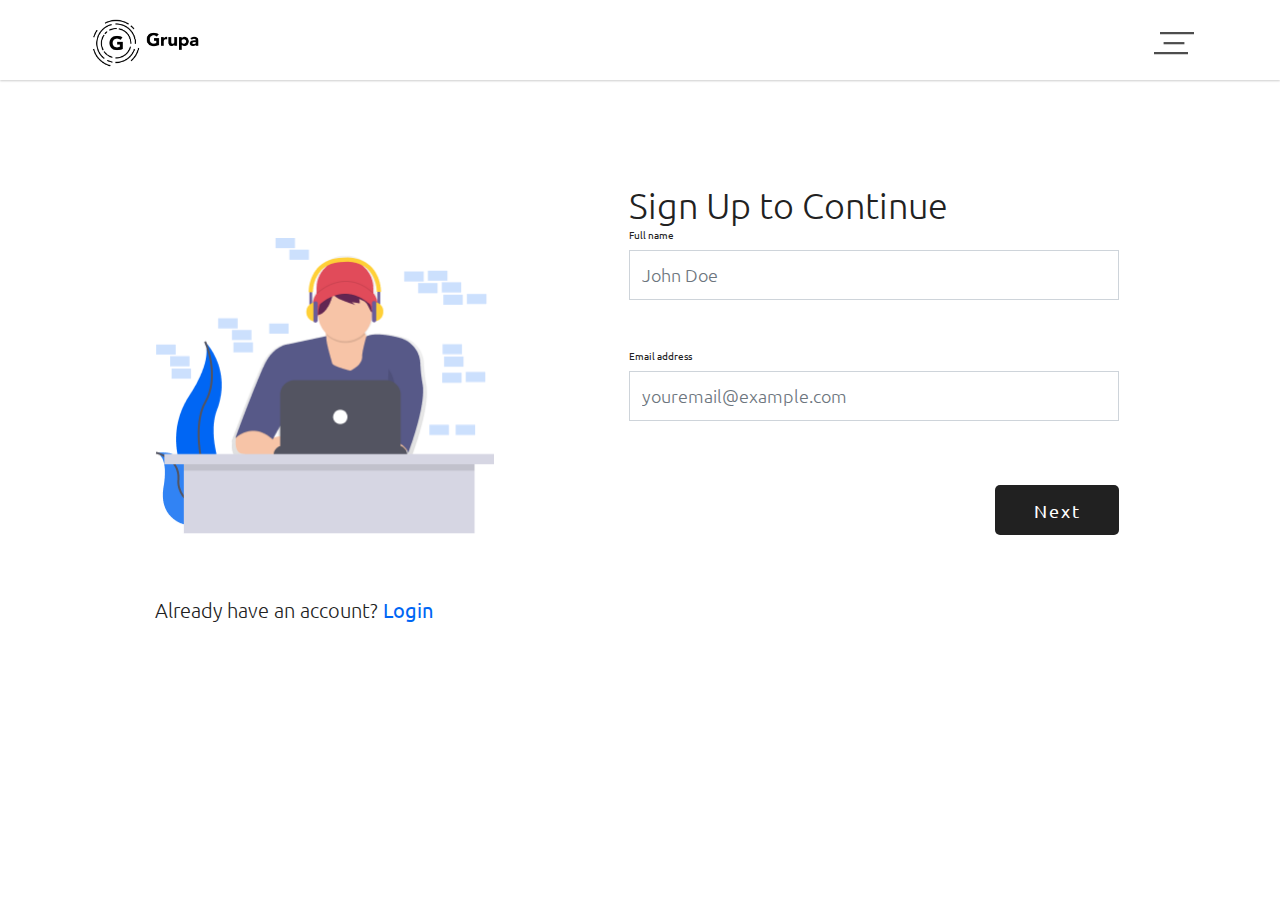
<file: index.html>
<!DOCTYPE html>
<html>
<head>
    <meta charset="utf-8" />
    <meta http-equiv="X-UA-Compatible" content="IE=edge">
    <title>devs | Grupa</title>
    <meta name="viewport" content="width=device-width, initial-scale=1">
    <link href="https://fonts.googleapis.com/css?family=Ubuntu:300,400,500" rel="stylesheet">
    <link rel="stylesheet" href="https://maxcdn.bootstrapcdn.com/bootstrap/4.0.0/css/bootstrap.min.css" integrity="sha384-Gn5384xqQ1aoWXA+058RXPxPg6fy4IWvTNh0E263XmFcJlSAwiGgFAW/dAiS6JXm" crossorigin="anonymous">
    <link rel="stylesheet" type="text/css" media="screen" href="/css/step1.css" />
</head>
<body>
    <section class="navigation">      
        <nav class="navbar container">
            <div class="navbar-header">
                <a href="index.html" class="navbar-brand"><img src="/assets/logo.png" alt="grupa"></a>
            </div><!--navbar-header-->
            <div class="navbar-nav navbar-expand "><img src="/assets/menu.svg" alt="menu">
            </div><!--navbar-nav-->
        </nav><!--navbar-->
    </section><!--navigation-->
    <section class="main container">
        <div class="row">
            <section class="image">
                <img src="/assets/developersignup.png" alt="signup">
                <p>Already have an account? <a href="">Login</a></p>
            </section><!--image-->
            <section class="signup">
                <h2 class="title">Sign Up to Continue</h2>
                <form action="" class="form">
                    <div class="form-group">
                        <label for="name">Full name</label>
                        <input type="text" class="form-control" id="name" placeholder="John Doe">
                    </div>
                    <div class="form-group">
                        <label for="email">Email address</label>
                        <input type="email" class="form-control" id="email" placeholder="youremail@example.com">
                    </div>
                    <a href="step2.html">
                        <button type="button" class="btn">Next</button>
                    </a>
                </form><!--form-->
            </section><!--signup-->
        </div><!--row-->  
    </section><!--main-->
    <!-- <footer>
        <hr>
        <div class="footercontent">
            <div class="copy">
                <p><Span>&copy;</Span> Grupa 2018</p> 
            </div>
            <div class="links">
                <a href="">Contact Us</a>
                <a href="">About Us</a>
            </div>
        </div>
    </footer>   -->
</body>
</html>
</file>
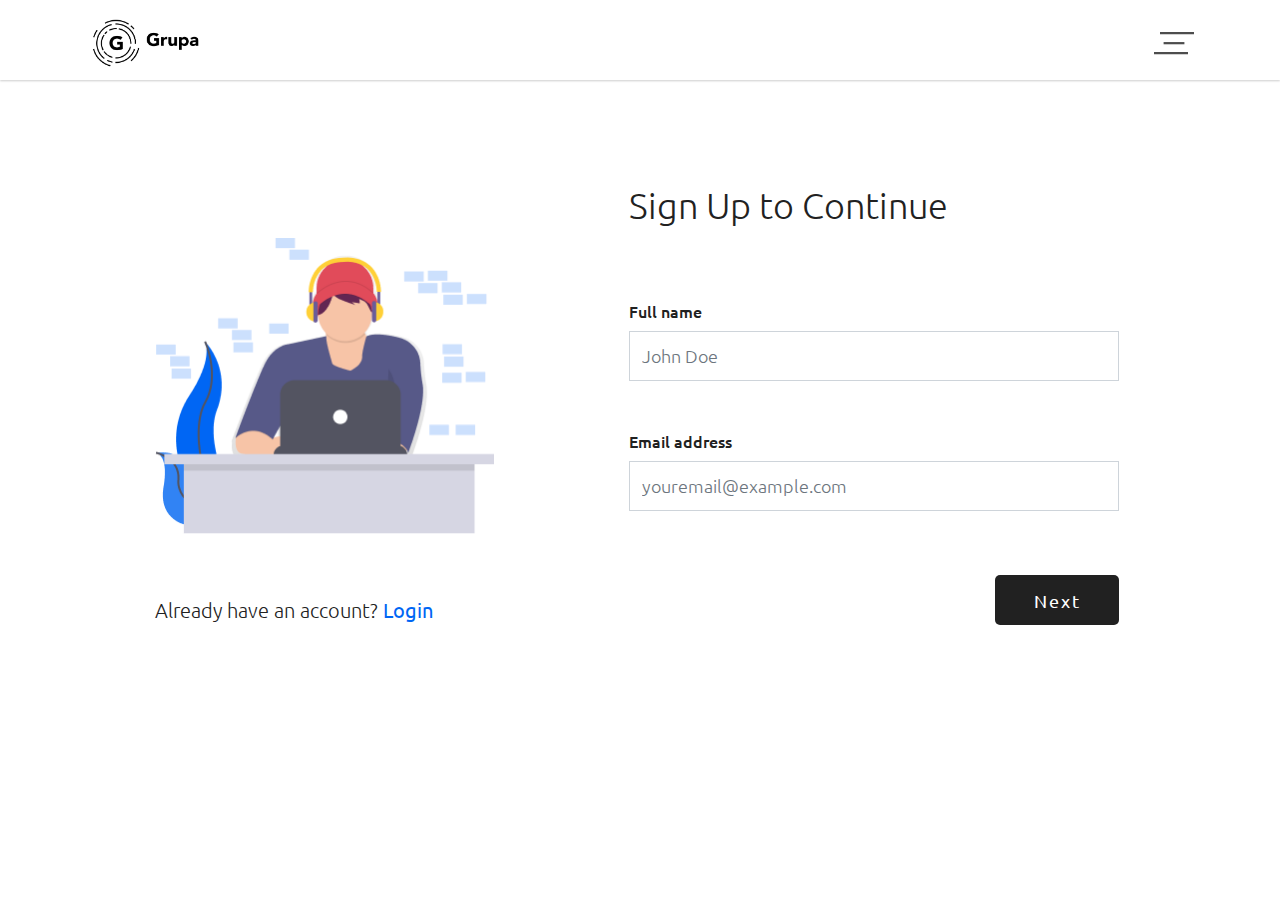
<file: step1.html>
<!DOCTYPE html>
<html>
<head>
    <meta charset="utf-8" />
    <meta http-equiv="X-UA-Compatible" content="IE=edge">
    <title>devs | Grupa</title>
    <meta name="viewport" content="width=device-width, initial-scale=1">
    <link href="https://fonts.googleapis.com/css?family=Ubuntu:300,400,500" rel="stylesheet">
    <link rel="stylesheet" href="https://maxcdn.bootstrapcdn.com/bootstrap/4.0.0/css/bootstrap.min.css" integrity="sha384-Gn5384xqQ1aoWXA+058RXPxPg6fy4IWvTNh0E263XmFcJlSAwiGgFAW/dAiS6JXm" crossorigin="anonymous">
    <link rel="stylesheet" type="text/css" media="screen" href="/css/step1.css" />
</head>
<body>
    <section class="navigation">      
        <nav class="navbar container">
            <div class="navbar-header">
                <a href="index.html" class="navbar-brand"><img src="/assets/logo.png" alt="grupa"></a>
            </div><!--navbar-header-->
            <div class="navbar-nav navbar-expand "><img src="/assets/menu.svg" alt="menu">
            </div><!--navbar-nav-->
        </nav><!--navbar-->
    </section><!--navigation-->
    <section class="main container">
        <div class="row">
            <section class="image">
                <img src="/assets/developersignup.png" alt="signup">
                <p>Already have an account? <a href="">Login</a></p>
            </section><!--image-->
            <section class="signup">
                <h2 class="title">Sign Up to Continue</h2>
                <form action="" class="input">
                    <div class="form-group">
                        <label for="name">Full name</label>
                        <input type="text" class="form-control" id="name" placeholder="John Doe">
                    </div>
                    <div class="form-group">
                        <label for="email">Email address</label>
                        <input type="email" class="form-control" id="email" placeholder="youremail@example.com">
                    </div>
                    <a href="step2.html">
                        <button type="button" class="btn">Next</button>
                    </a>
                </form><!--form-->
            </section><!--signup-->
        </div><!--row-->  
    </section><!--main-->
    <!-- <footer>
        <hr>
        <div class="footercontent">
            <div class="copy">
                <p><Span>&copy;</Span> Grupa 2018</p> 
            </div>
            <div class="links">
                <a href="">Contact Us</a>
                <a href="">About Us</a>
            </div>
        </div>
    </footer>   -->
</body>
</html>
</file>
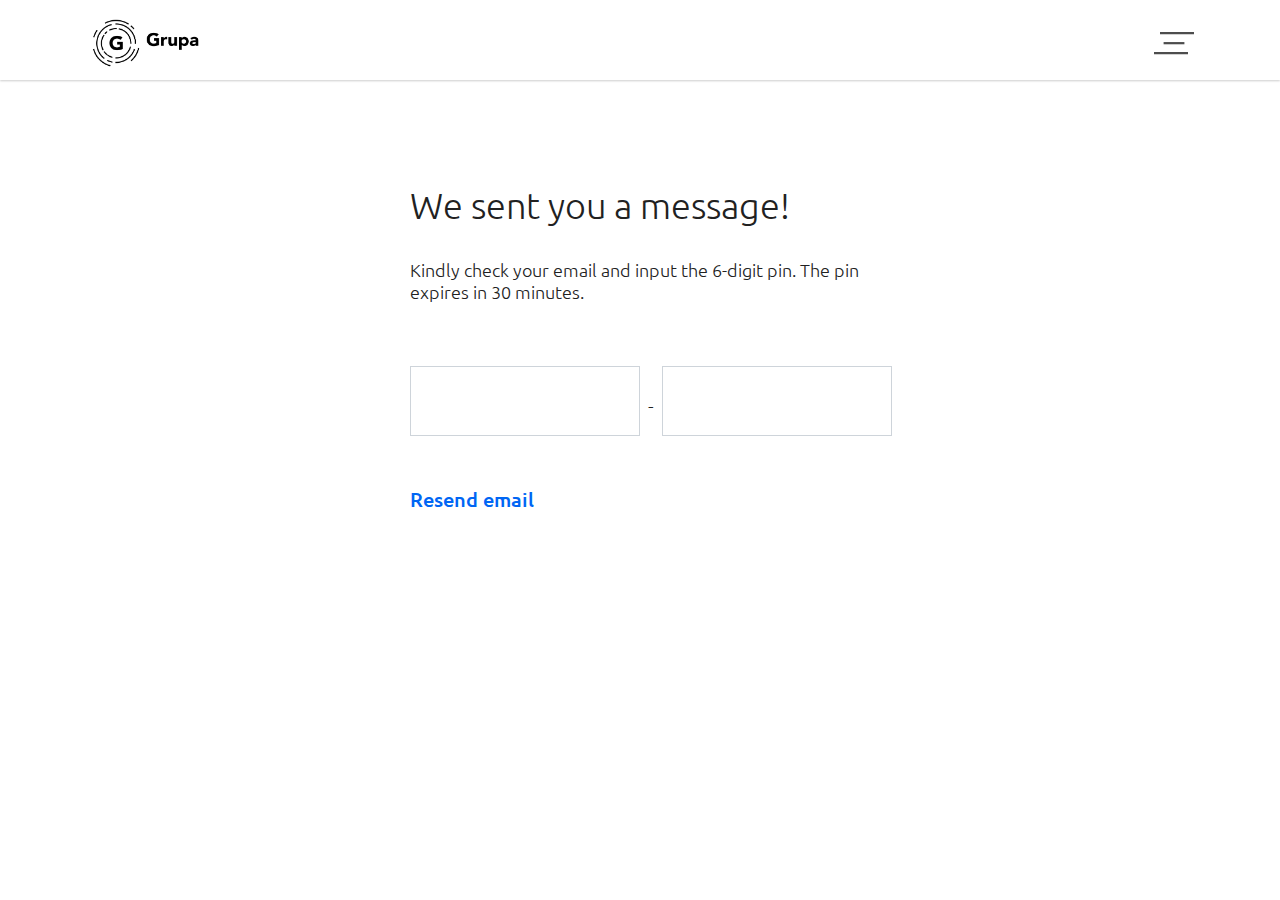
<file: step2.html>
<!DOCTYPE html>
<html>
<head>
    <meta charset="utf-8" />
    <meta http-equiv="X-UA-Compatible" content="IE=edge">
    <title>devs | Grupa</title>
    <meta name="viewport" content="width=device-width, initial-scale=1">
    <link href="https://fonts.googleapis.com/css?family=Ubuntu:300,400,500" rel="stylesheet">
    <link rel="stylesheet" href="https://maxcdn.bootstrapcdn.com/bootstrap/4.0.0/css/bootstrap.min.css" integrity="sha384-Gn5384xqQ1aoWXA+058RXPxPg6fy4IWvTNh0E263XmFcJlSAwiGgFAW/dAiS6JXm" crossorigin="anonymous">
    <link rel="stylesheet" type="text/css" media="screen" href="/css/step1.css" />
</head>
<body>
    <section class="navigation">      
        <nav class="navbar container">
            <div class="navbar-header">
                <a href="index.html" class="navbar-brand"><img src="/assets/logo.png" alt="grupa"></a>
            </div><!--navbar-header-->
            <div class="navbar-nav navbar-expand "><img src="/assets/menu.svg" alt="menu">
            </div><!--navbar-nav-->
        </nav><!--navbar-->
    </section><!--navigation-->
    <section class="main main2 container">
        <h2 class="title">We sent you a message!</h2>
        <h5 class="subtitle">Kindly check your email and input the 6-digit pin. The pin expires in 30 minutes.</h5>
        <form class="input input2">
            <div class="form-group">
                <input type="text" class="form-control pin">
            </div><!--form-group-->
            <div class="divider">-</div>           
            <div class="form-group">
                <input type="text" class="form-control pin">
            </div><!--form-group-->
        </form><!--input-->
        <a class="resend" href="step3.html">Resend email</a>
    </section>
    <!-- <footer>
        <hr>
        <div class="footercontent">
            <div class="copy">
                <p><Span>&copy;</Span> Grupa 2018</p> 
            </div>
            <div class="links">
                <a href="">Contact Us</a>
                <a href="">About Us</a>
            </div>
        </div>
    </footer>  -->
</body>
</html>
</file>
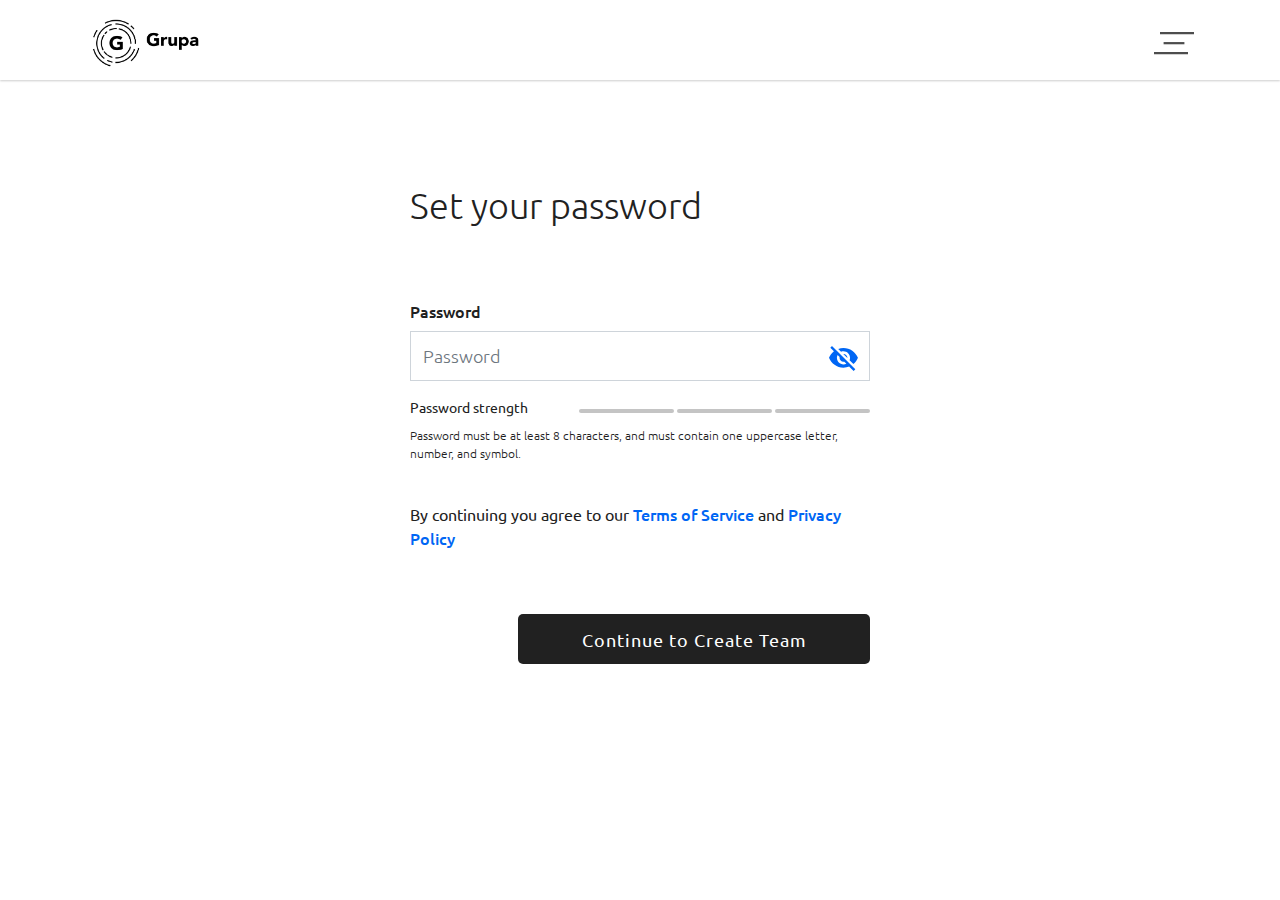
<file: step3.html>
<!DOCTYPE html>
<html>
    <head>
        <meta charset="utf-8" />
        <meta http-equiv="X-UA-Compatible" content="IE=edge">
        <title>devs | Grupa</title>
        <meta name="viewport" content="width=device-width, initial-scale=1">
        <link href="https://fonts.googleapis.com/css?family=Ubuntu:300,400,500" rel="stylesheet">
        <link rel="stylesheet" href="https://maxcdn.bootstrapcdn.com/bootstrap/4.0.0/css/bootstrap.min.css" integrity="sha384-Gn5384xqQ1aoWXA+058RXPxPg6fy4IWvTNh0E263XmFcJlSAwiGgFAW/dAiS6JXm" crossorigin="anonymous">
        <link rel="stylesheet" type="text/css" media="screen" href="/css/step1.css" />
    </head>
<body>
    <section class="navigation">      
        <nav class="navbar container">
            <div class="navbar-header">
                <a href="index.html" class="navbar-brand"><img src="/assets/logo.png" alt="grupa"></a>
            </div><!--navbar-header-->
            <div class="navbar-nav navbar-expand "><img src="/assets/menu.svg" alt="menu">
            </div><!--navbar-nav-->
        </nav><!--navbar-->
    </section><!--navigation-->
    <section class="main main2 container">
        <h2 class="title">Set your password</h2>
        <form action="" class="input">
            <section class="form-group">
                <label for="password">Password</label>
                <div class="pass-field">
                    <input type="password" class="form-control" id="password" placeholder="Password">
                    <img src="/assets/eye.svg" alt="eye">
                </div><!--pass-field-->
            </section><!--form-group-->
            <section class="pass-strength">
                <div><p>Password strength</p></div>
                <div class="bars">
                    <div class="strength-bar"></div>
                    <div class="strength-bar"></div>
                    <div class="strength-bar"></div>
                </div>
            </section><!--pass-strength-->
            <section class="info">
                <p class="pass-info">Password must be at least 8 characters, and must contain one uppercase letter, number, and symbol.</p><!--pass-info-->
                <p class="terms">By continuing you agree to our <a href="">Terms of Service</a> and <a href="">Privacy Policy</a></p>
            </section><!--info-->
            <a href="step4.html">
                <button type="button" class="btn btn-long">Continue to Create Team</button>
            </a>
        </form><!--pass-->
    </section><!--main-->    
</body>
</html>
</file>
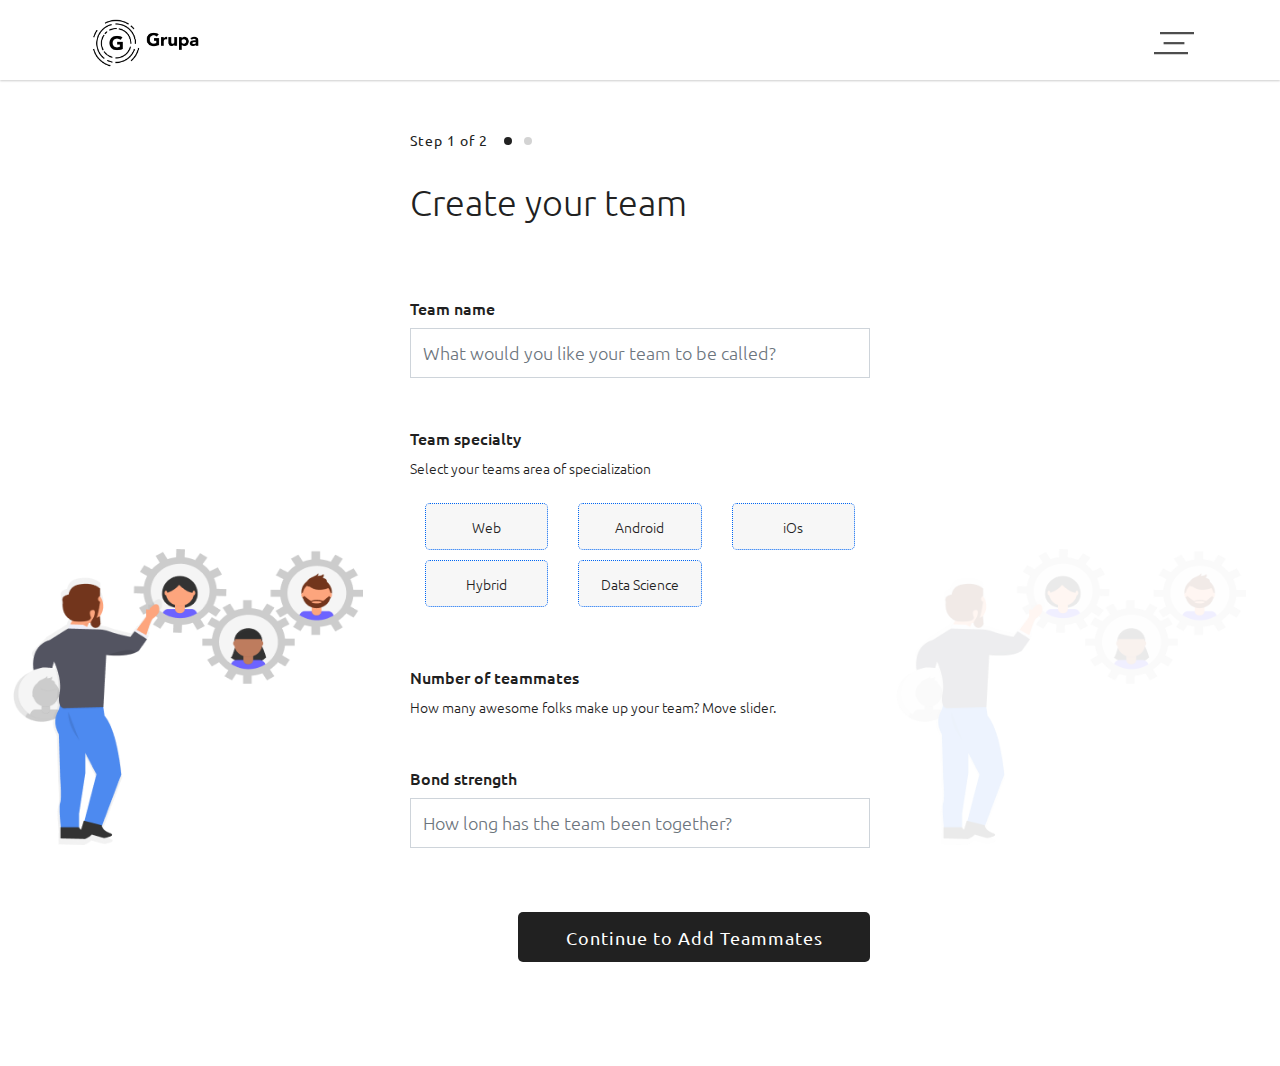
<file: step4.html>
<!DOCTYPE html>
<html>
<head>
    <meta charset="utf-8" />
    <meta http-equiv="X-UA-Compatible" content="IE=edge">
    <title>devs | Grupa</title>
    <meta name="viewport" content="width=device-width, initial-scale=1">
    <link href="https://fonts.googleapis.com/css?family=Ubuntu:300,400,500" rel="stylesheet">
    <link rel="stylesheet" href="https://maxcdn.bootstrapcdn.com/bootstrap/4.0.0/css/bootstrap.min.css" integrity="sha384-Gn5384xqQ1aoWXA+058RXPxPg6fy4IWvTNh0E263XmFcJlSAwiGgFAW/dAiS6JXm" crossorigin="anonymous">
    <link rel="stylesheet" type="text/css" media="screen" href="/css/step1.css" />
</head>
<body>
    <section class="navigation">      
        <nav class="navbar container">
            <div class="navbar-header">
                <a href="index.html" class="navbar-brand"><img src="/assets/logo.png" alt="grupa"></a>
            </div><!--navbar-header-->
            <div class="navbar-nav navbar-expand "><img src="/assets/menu.svg" alt="menu">
            </div><!--navbar-nav-->
        </nav><!--navbar-->
    </section><!--navigation-->
    <section class="main content container">
            <section class="image image2"><img src="/assets/createteam.png" alt="createteam"></section><!--image-->
            <section>
                <div class="progress">
                    <p>Step 1 of 2</p>
                    <a href="" class="indicator dark"><div></div></a>
                    <a href="" class="indicator next"><div></div></a>
                </div><!--progress-->
                <h2 class="title">Create your team</h2>
                <form action="" class="input">
                    <section class="form-group name">
                        <label for="name">Team name</label>
                        <input type="text" class="form-control" placeholder="What would you like your team to be called?" id="name">
                    </section><!--name-->
                    <section class="specialty">
                        <p class="headline">Team specialty</p>
                        <p class="sub-head">Select your teams area of specialization</p>
                        <div class="row options">
                            <div class="col-4 select">
                                <div class="col-12 box"><p>Web</p></div>
                            </div><!--select-->
                            <div class="col-4 select">
                                <div class="col-12 box"><p>Android</p></div>
                            </div><!--select-->
                            <div class="col-4 select">
                                <div class="col-12 box"><p>iOs</p></div>
                            </div><!--select-->
                            <div class="col-4 select">
                                <div class="col-12 box"><p>Hybrid</p></div>
                            </div><!--select-->
                            <div class="col-4 select">
                                <div class="col-12 box"><p>Data Science</p></div>
                            </div><!--select-->
                        </div><!--options-->
                    </section><!--specialty-->
                    <section class="teammates">
                        <p class="headline">Number of teammates</p>
                        <p class="sub-head">How many awesome folks make up your team? Move slider.</p>
                        <div class="slider"></div>
                    </section><!--teammates-->
                    <section class="form-group bond">
                        <label for="bondstrength">Bond strength</label>
                        <input type="text" class="form-control" id="bondstrength" placeholder="How long has the team been together?">
                    </section><!--bond-->
                    <a href="step5.html">
                        <button type="button" class="btn btn-long">Continue to Add Teammates</button>
                    </a>
                </form><!--input-->
            </section><!--content-->
            <section class="image image2 faded"><img src="/assets/createteam.png" alt="createteam"></section><!--faded-->
    </section><!--main-->    
</body>
</html>
</file>
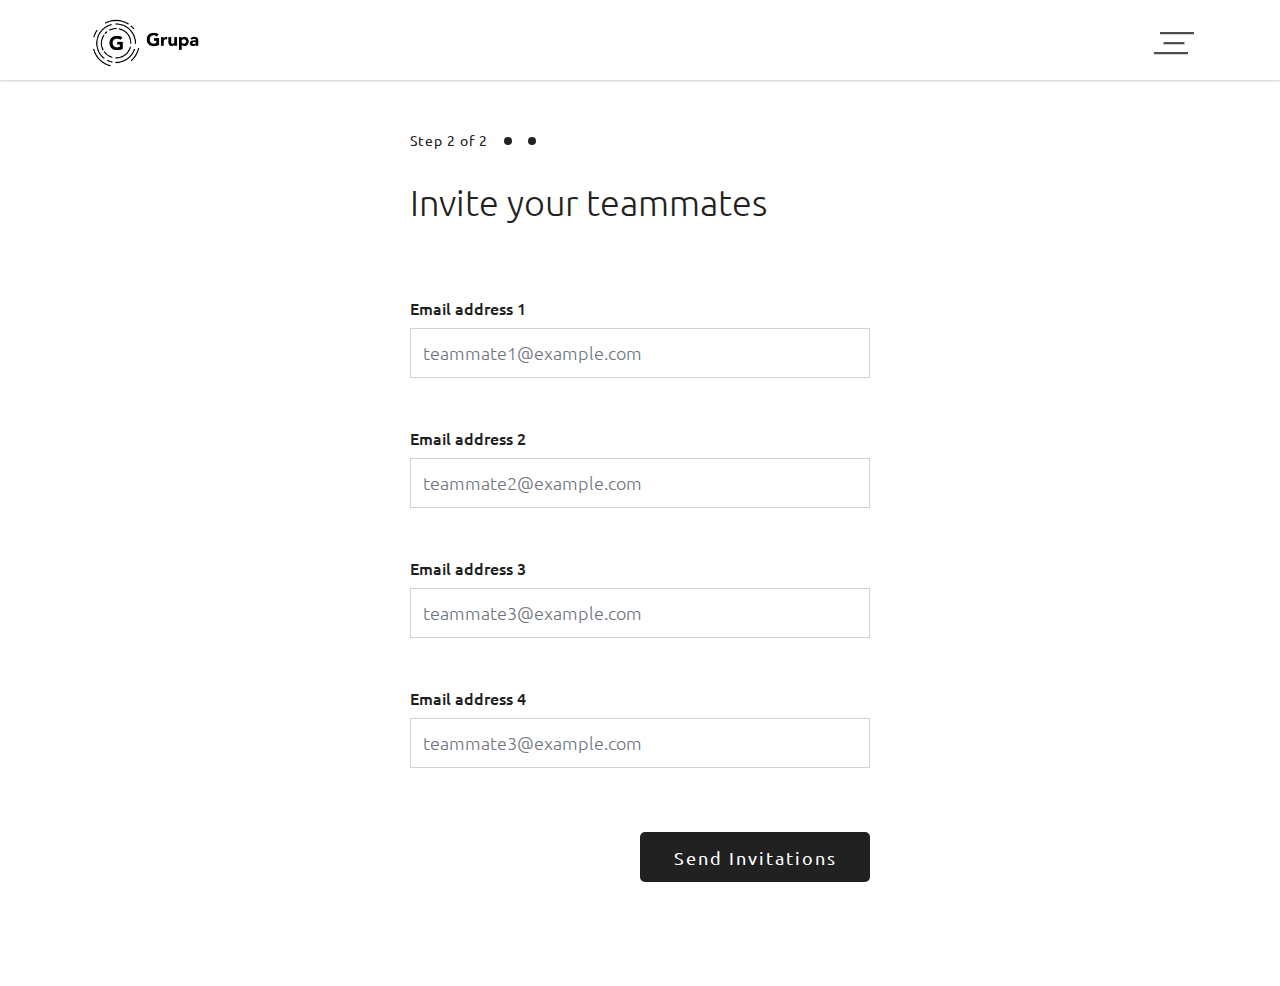
<file: step5.html>
<!DOCTYPE html>
<html>
<head>
    <meta charset="utf-8" />
    <meta http-equiv="X-UA-Compatible" content="IE=edge">
    <title>devs | Grupa</title>
    <meta name="viewport" content="width=device-width, initial-scale=1">
    <link href="https://fonts.googleapis.com/css?family=Ubuntu:300,400,500" rel="stylesheet">
    <link rel="stylesheet" href="https://maxcdn.bootstrapcdn.com/bootstrap/4.0.0/css/bootstrap.min.css" integrity="sha384-Gn5384xqQ1aoWXA+058RXPxPg6fy4IWvTNh0E263XmFcJlSAwiGgFAW/dAiS6JXm" crossorigin="anonymous">
    <link rel="stylesheet" type="text/css" media="screen" href="/css/step1.css" />
</head>
<body>
    <section class="navigation">      
        <nav class="navbar container">
            <div class="navbar-header">
                <a href="index.html" class="navbar-brand"><img src="/assets/logo.png" alt="grupa"></a>
            </div><!--navbar-header-->
            <div class="navbar-nav navbar-expand "><img src="/assets/menu.svg" alt="menu">
            </div><!--navbar-nav-->
        </nav><!--navbar-->
    </section><!--navigation-->
    <section class="main content container">
        <section>
            <div class="progress">
                <p>Step 2 of 2</p>
                <a href="step4.html" class="indicator"><div></div></a>
                <a href="" class="indicator"><div></div></a>
            </div><!--progress-->
            <h2 class="title">Invite your teammates</h2>
            <form action="" class="input">
                <section class="form-group">
                    <label for="emailaddress1">Email address 1</label>
                    <input type="email" id="emailaddress1" class="form-control" placeholder="teammate1@example.com">
                </section><!--form-group-->
                <section class="form-group">
                    <label for="emailaddress2">Email address 2</label>
                    <input type="email" id="emailaddress2" class="form-control" placeholder="teammate2@example.com">
                </section><!--form-group-->
                <section class="form-group">
                    <label for="emailaddress3">Email address 3</label>
                    <input type="email" id="emailaddress3" class="form-control" placeholder="teammate3@example.com">
                </section><!--form-group-->
                <section class="form-group">
                    <label for="emailaddress3">Email address 4</label>
                    <input type="email" id="emailaddress3" class="form-control" placeholder="teammate3@example.com">
                </section><!--form-group-->
                <a href="step6.html"><button type="button" class="btn btn-medium">Send Invitations</button></a>
            </form><!--input-->
        </section><!--content-->            
    </section><!--main-->
</body>
</html>
</file>
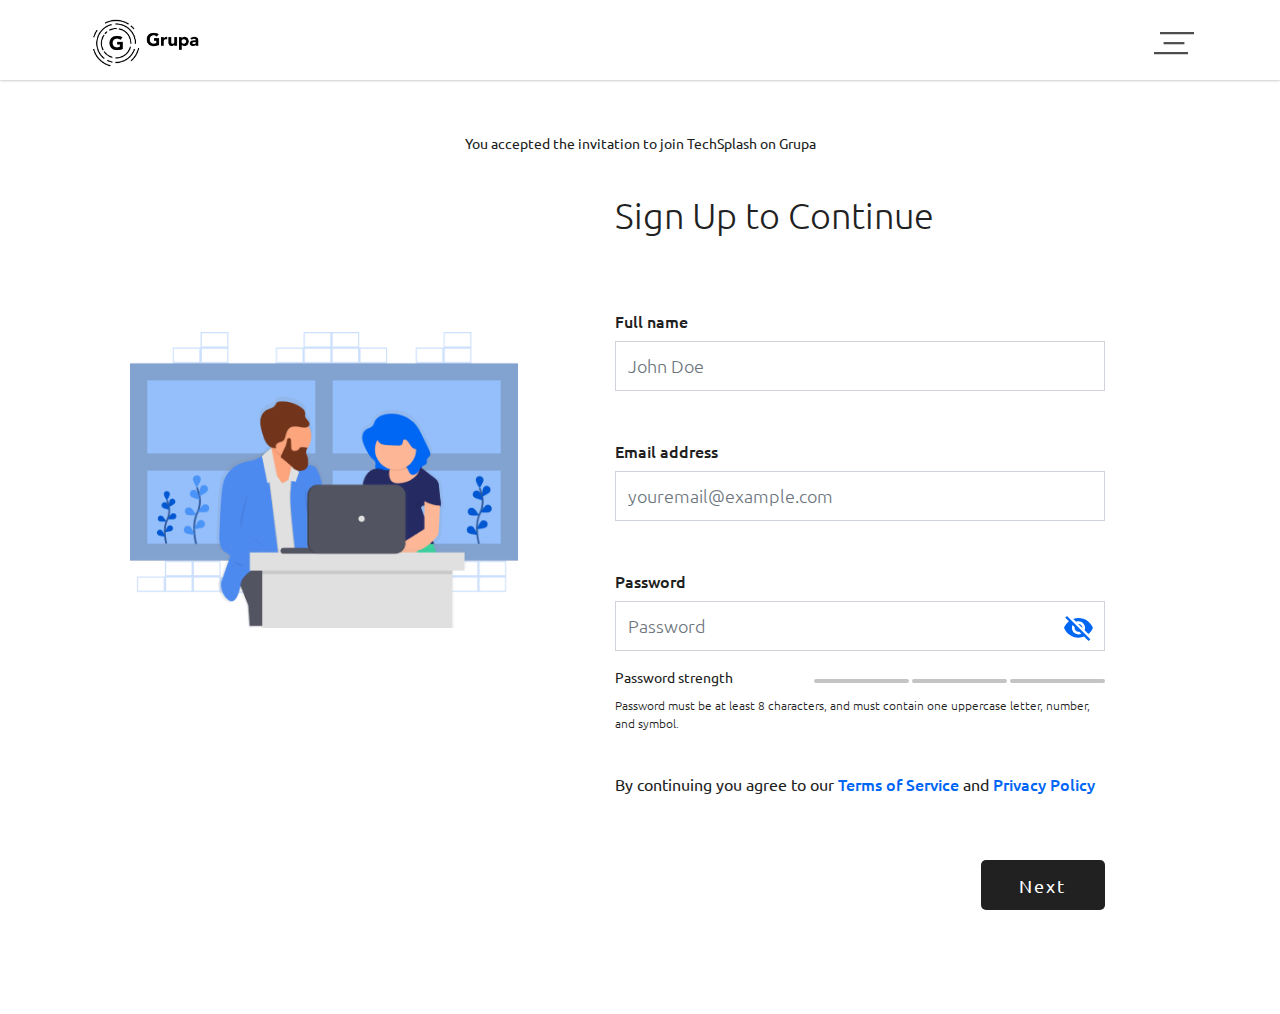
<file: step6.html>
<!DOCTYPE html>
<html>
<head>
    <meta charset="utf-8" />
    <meta http-equiv="X-UA-Compatible" content="IE=edge">
    <title>devs | Grupa</title>
    <meta name="viewport" content="width=device-width, initial-scale=1">
    <link href="https://fonts.googleapis.com/css?family=Ubuntu:300,400,500" rel="stylesheet">
    <link rel="stylesheet" href="https://maxcdn.bootstrapcdn.com/bootstrap/4.0.0/css/bootstrap.min.css" integrity="sha384-Gn5384xqQ1aoWXA+058RXPxPg6fy4IWvTNh0E263XmFcJlSAwiGgFAW/dAiS6JXm" crossorigin="anonymous">
    <link rel="stylesheet" type="text/css" media="screen" href="/css/step1.css" />
</head>
<body>
    <section class="navigation">      
        <nav class="navbar container">
            <div class="navbar-header">
                <a href="index.html" class="navbar-brand"><img src="/assets/logo.png" alt="grupa"></a>
            </div><!--navbar-header-->
            <div class="navbar-nav navbar-expand "><img src="/assets/menu.svg" alt="menu">
            </div><!--navbar-nav-->
        </nav><!--navbar-->
    </section><!--navigation-->
    <section class="main mt-0 container">
        <section class="head">
            <p>You accepted the invitation to join TechSplash on Grupa</p>
        </section><!--head-->
        <div class="row2">
            <section class="image image-join">
                <img src="/assets/jointeam.png" alt="jointeam">
            </section><!--image-->
            <section class="signup2">
                <h2 class="title">Sign Up to Continue</h2>
                <form action="" class="input">
                    <div class="form-group">
                        <label for="name">Full name</label>
                        <input type="text" class="form-control" id="name" placeholder="John Doe">
                    </div>
                    <div class="form-group">
                        <label for="email">Email address</label>
                        <input type="email" class="form-control" id="email" placeholder="youremail@example.com">
                    </div>
                    <section class="form-group">
                        <label for="password">Password</label>
                        <div class="pass-field">
                            <input type="password" class="form-control" id="password" placeholder="Password">
                            <img src="/assets/eye.svg" alt="eye">
                        </div><!--pass-field-->
                    </section><!--form-group-->
                    <section class="pass-strength">
                        <div><p>Password strength</p></div>
                        <div class="bars">
                            <div class="strength-bar"></div>
                            <div class="strength-bar"></div>
                            <div class="strength-bar"></div>
                        </div>
                    </section><!--pass-strength-->
                    <section class="info">
                        <p class="pass-info">Password must be at least 8 characters, and must contain one uppercase letter, number, and symbol.</p><!--pass-info-->
                        <p class="terms">By continuing you agree to our <a href="">Terms of Service</a> and <a href="">Privacy Policy</a></p>
                    </section><!--info-->
                    <a href="step7.html">
                        <button type="button" class="btn">Next</button>
                    </a>
                </form><!--input-->
            </section><!--signup-->
        </div><!--row-->  
    </section><!--main-->
    
</body>
</html>
</file>
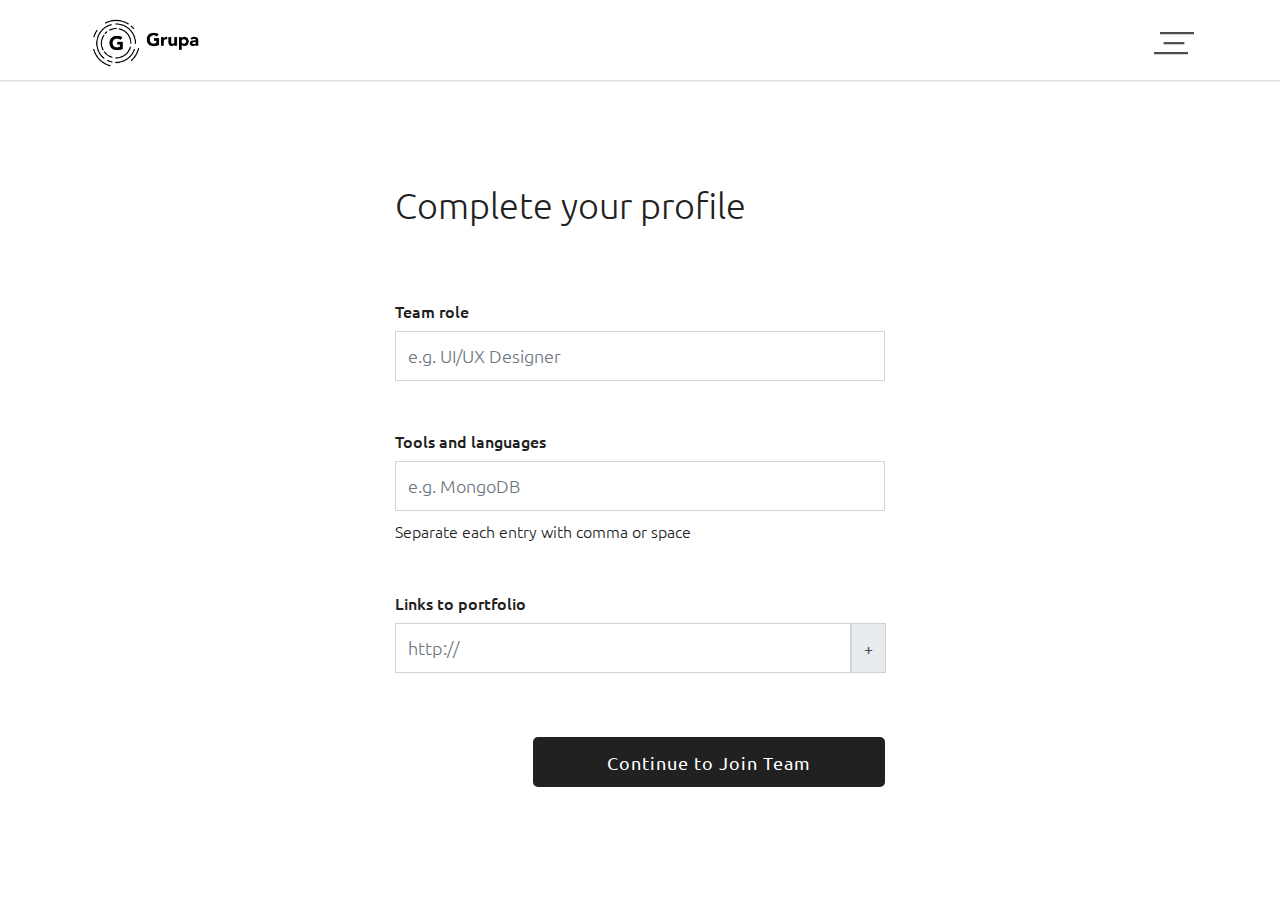
<file: step7.html>
<!DOCTYPE html>
<html>
<head>
    <meta charset="utf-8" />
    <meta http-equiv="X-UA-Compatible" content="IE=edge">
    <title>devs | Grupa</title>
    <meta name="viewport" content="width=device-width, initial-scale=1">
    <link href="https://fonts.googleapis.com/css?family=Ubuntu:300,400,500" rel="stylesheet">
    <link rel="stylesheet" href="https://maxcdn.bootstrapcdn.com/bootstrap/4.0.0/css/bootstrap.min.css" integrity="sha384-Gn5384xqQ1aoWXA+058RXPxPg6fy4IWvTNh0E263XmFcJlSAwiGgFAW/dAiS6JXm" crossorigin="anonymous">
    <link rel="stylesheet" type="text/css" media="screen" href="/css/step1.css" />
</head>
<body>
    <section class="navigation">      
        <nav class="navbar container">
            <div class="navbar-header">
                <a href="index.html" class="navbar-brand"><img src="/assets/logo.png" alt="grupa"></a>
            </div><!--navbar-header-->
            <div class="navbar-nav navbar-expand "><img src="/assets/menu.svg" alt="menu">
            </div><!--navbar-nav-->
        </nav><!--navbar-->
    </section><!--navigation-->
    <section class="main container">
        <section class="content">
            <h2 class="title">Complete your profile</h2>
            <form action="" class="input">
                <section class="form-group">
                    <label for="teamrole">Team role</label>
                    <input type="email" id="teamrole" class="form-control" placeholder="e.g. UI/UX Designer">
                </section><!--form-group-->
                <section class="form-group">
                    <label for="tools">Tools and languages</label>
                    <input type="email" id="tools" class="form-control" placeholder="e.g. MongoDB">
                    <p class="small">Separate each entry with comma or space</p>
                </section><!--form-group-->
                <section class="form-group">
                    <label for="portfolio">Links to portfolio</label>
                    <div class="input-group">
                    <input type="email" id="portfolio" class="form-control" placeholder="http://">
                    <div class="input-group-prepend">
                        <div class="input-group-text">+</div>
                    </div><!--input-group-prepend-->
                    </div><!--input-group-->
                </section><!--form-group-->
                <a href=""><button type="button" class="btn btn-long">Continue to Join Team</button></a>
            </form><!--input-->
        </section><!--content-->            
    </section><!--main-->    
</body>
</html>
</file>
<file: css/step1.css>
* {
    box-sizing: border-box;
}

/* body styles */
body {
    font-size: 62.5%;
    font-family: 'Ubuntu', sans-serif;
    color: #212121;
    height: 100vh;
    position: relative;
}

/* Navbar Styles */
.navigation {
    height: 80px;
    box-shadow: 0px 1px 2px rgba(0, 0, 0, 0.2);
}
.navbar-brand img{
    height: 60px;
}
nav {
    max-width: 1190px;
    margin: 0;
    padding: 0;
    margin: auto;
}

/* section styles */
.main{
 margin: auto;
 margin-top: 104px;
 max-width: 1190px;
}
.row {
    max-width: 970px;
    margin: auto;
}
.row2 {
    max-width: 1020px;
    margin: auto;
    margin-top: 40px;
    display: flex;
    display: -webkit-flex;
    display: -moz-flex;
}
.image img {
    margin-bottom: 60.8px;
    height: 296.2px;
    margin-top: 54px;
}
.image-join img {
    margin-top: 138px;
}
.image p {
    font-size: 2em;
    font-weight: 300;
}
.image p a {
    text-decoration: none;
    color: #0066f4;
    font-weight: 400;
}
.image p a:hover {
    color: #212121;
    transition: all 0.3s ease-in;
    -moz-transition: all 0.3s ease-in;
    -webkit-transition:all 0.3s ease-in; 

}
.signup {
    width: 490px;
    margin-left: 135px;
}
.signup2 {
    width: 490px;
    margin-left: 97px;
}
.title {
    font-size: 3.6em;
    margin: 0;
    font-weight: 300;
    padding: 0; 
}
.input {
    margin-top: 72px;
}
.input label, .headline {   
    padding: 0;
    margin:0 0 8px;
    font-size: 1.6em;
    font-weight: 500;
}
.form-group {
    padding: 0;
    margin: 0;
}
.form-control {
    border-radius: 0;
    margin: 0 0 48px;
    height: 50px;
    font-size: 1.8em;
    font-weight: 300;
}
.form-control:hover {
    box-shadow: 0px 1px 2px rgba(0, 0, 0, 0.2);
}
.form-control:focus{
    box-shadow: 0px 1px 2px rgba(0, 0, 0, 0.2);
    border: 1px #0066f4 solid;
    transition: all 1s ease-in;
    -webkit-transition: all 1s ease-in;
    -moz-transition: all 1s ease-in;
}
.btn {
    color: #ffffff;
    background-color: #212121;
    float: right;
    margin-top: 16px;
    height: 50px;
    width: 124px;
    font-size: 1.8em;
    letter-spacing: 2px;
    border-radius: 5px;
    margin-bottom:104px;
}
.btn:hover {
    background-color: #0066f4;
    transition: all 0.3s ease-in;
    -moz-transition: all 0.3s ease-in;
    -webkit-transition:all 0.3s ease-in; 
}
/* step 2 */
.main2 {
    margin: auto;
    margin-top: 104px;
    max-width: 490px;
}
.subtitle {
    font-size: 1.8em;
    margin-top: 32px;
    font-weight: 300;
    margin-bottom: 0;
}
.input2 {
    display: flex;
    display: -webkit-flex;
    display: -moz-flex;
    flex-direction: row;
    align-items: center;
    justify-content: space-between;
    margin-top: 64px;
    margin-bottom: 0;
}
.divider {
    font-size: 2em;
    margin-bottom: 9%;
    font-weight: 300;
    padding: 0 8px;
}
.pin {
    border-radius: 0;
    width: 230px;
    height: 70px;
    text-align: center;
    font-size: 4.2em;
    font-weight: 300;
    letter-spacing: 5px;
}
.resend {
    display: inline-block;
    text-decoration: none;
    color: #0066f4;
    font-size: 2em;
    font-weight: 500;
}
.resend:hover {
    text-decoration: none;
    color: #212121;
    transition: all 0.3s ease-in;
    -moz-transition: all 0.3s ease-in;
    -webkit-transition:all 0.3s ease-in; 

}
/* password */
.content {
    max-width: 490px;
    margin: 0 auto;
}
.pass-field {
    position: relative;
    height: 50px;
}
.pass-field img {
    position: absolute;
    top: 30%;
    right: 12px;
}
.pass-strength {
    margin-top: 16px;
    font-size: 1.4em;
    display: flex;
    display: -webkit-flex;
    display: -moz-flex;
    flex-direction: row;
    align-items: center;
    justify-content: space-between;
}
.pass-strength p {
    margin: 0;
    padding: 0;
}
.strength-bar {
    background-color: #c4c4c4;
    display: inline-block;
    height: 4px;
    width: 95px;
    border-radius: 5px;
}
.pass-info {
    margin-top: 8px;
    font-size: 1.2em;
    font-weight: 300;
    margin-bottom: 0;
}
.terms {
    margin-top: 40px;
    font-size: 1.6em;
    margin-bottom: 48px;
}
.terms a {
    color: #0066f4;
    font-weight: 500;
}
.terms a:hover {
    text-decoration: none;
    color: #212121;
    transition: all 0.3s ease-in;
    -moz-transition: all 0.3s ease-in;
    -webkit-transition:all 0.3s ease-in;    
}
.btn-long {
    float: right;
    clear: both;
    background: #212121;
    color: #ffffff;
    height: 50px;
    width: 352px;
    font-size: 1.8em;
    letter-spacing: 1px;
    border-radius: 5px;
}
/* step 4 */
.progress {
    background: none;
    display: flex;
    align-items: center;
    margin: 53px 0 32px;
}
.progress p {
    margin: 0;
    padding: 0;
    font-size: 1.2em;
    letter-spacing: 1px;
}
.indicator {
    border-radius: 50%;
    background: #212121;
    width: 8px;
    height: 8px;
    margin-left: 16px;
}
.progress .next {
    margin-left: 12px;
    opacity: 0.2
}
.bond {
    margin-top: 48px;
}
.teammates {
    margin-top: 48px;
}
.sub-head {
    font-size: 1.4em;
    font-weight: 300;
    margin-bottom: 24px;
}
.col-12 {
    width: 143px;
    height: 47px;
    border: 1px #0066f4 dotted;
    background: #f7f7f7;
    margin-bottom: 10px;
    border-radius: 5px;
    font-size: 1.4em;
    font-weight: 300;
}
.col-12 p {
    text-align: center;
    position: relative;
    top: 50%;
    transform: translateY(-50%);
}
.image2 img {
    width: 350px;
    position: absolute;
    left: 1%;
    top: 55%;
}
.faded img {
    left: 70%;
    opacity: 0.1;
}
/* step 5 */
.btn-medium {    
    height: 50px;
    width: 230px;
}
/* step 6 */
.head {
    text-align: center;
    font-size: 1.4em;
    margin: 53px 0 32px;
}
/* step 7 */
.input-group {
    margin-bottom: 48px;
}
.small {
    font-size: 1.6em;
    font-weight: 300;
    margin: -40px 0 48px;
}
</file>
